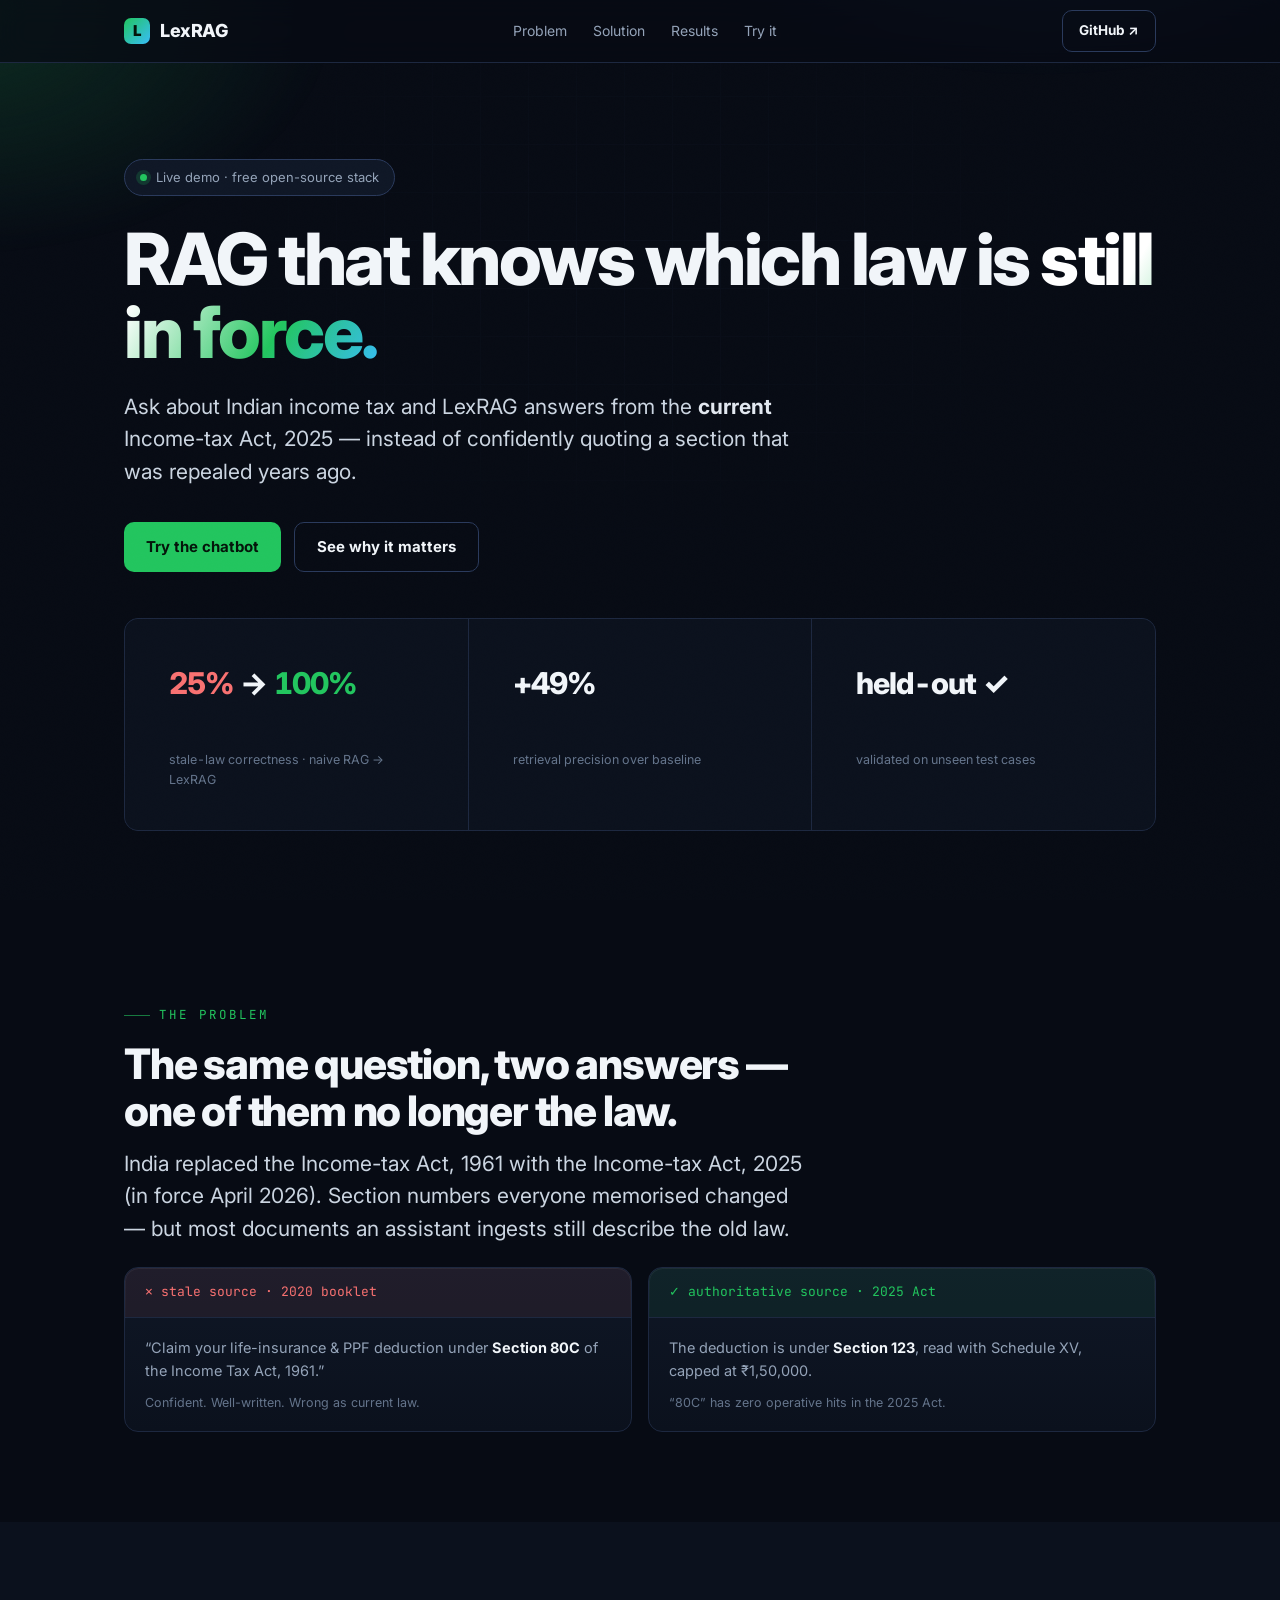
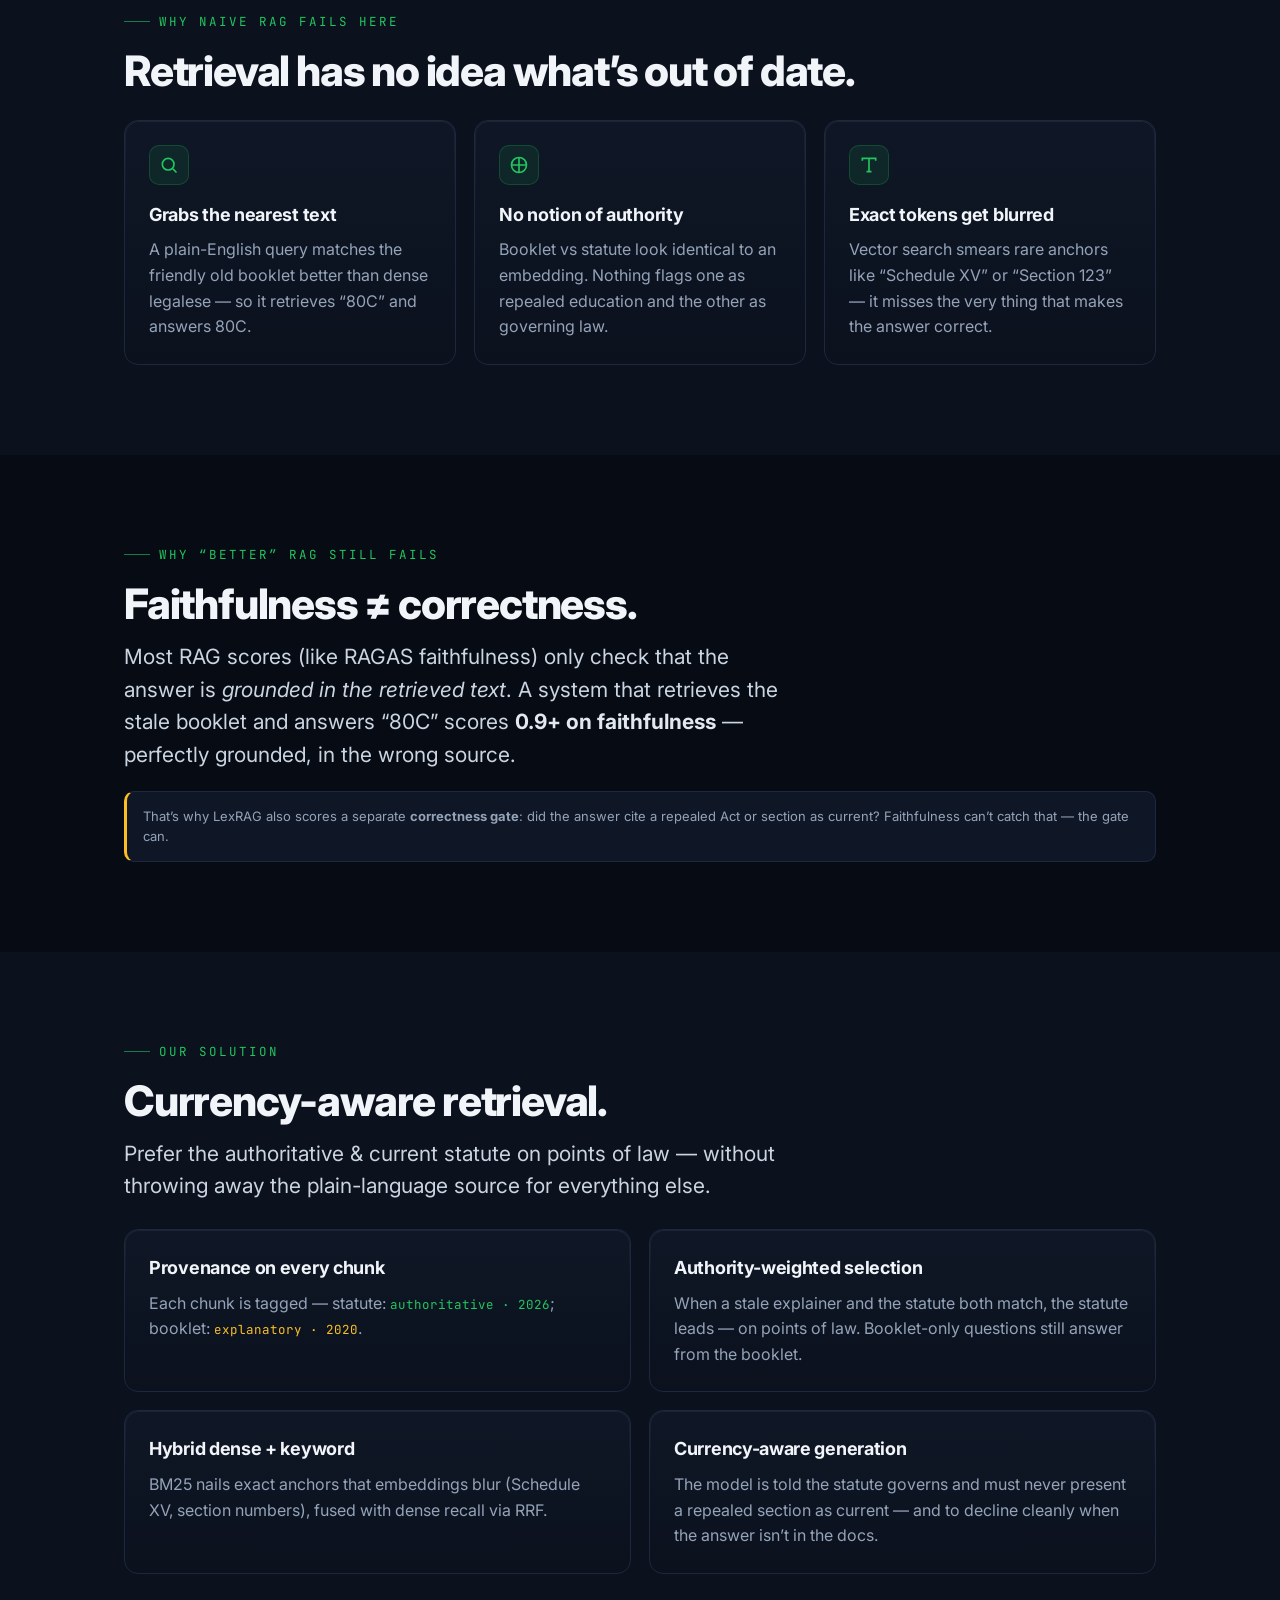
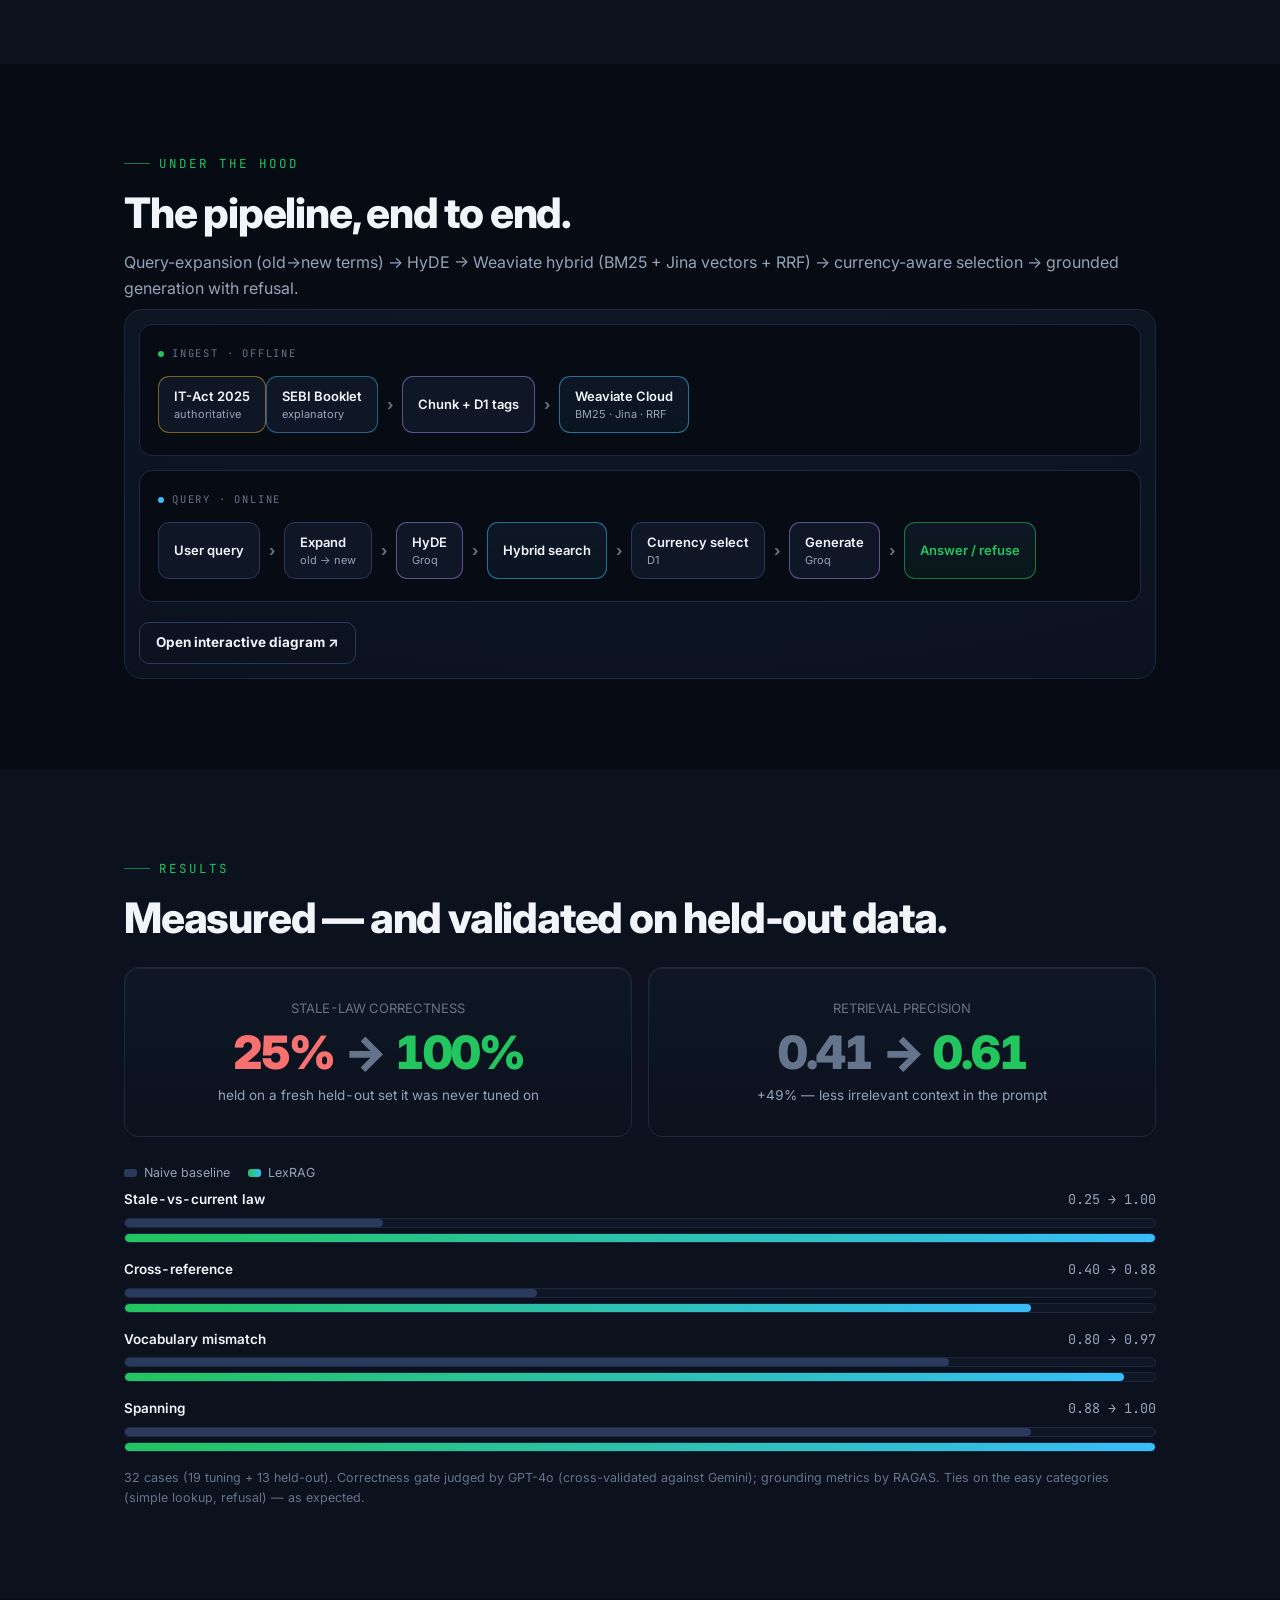
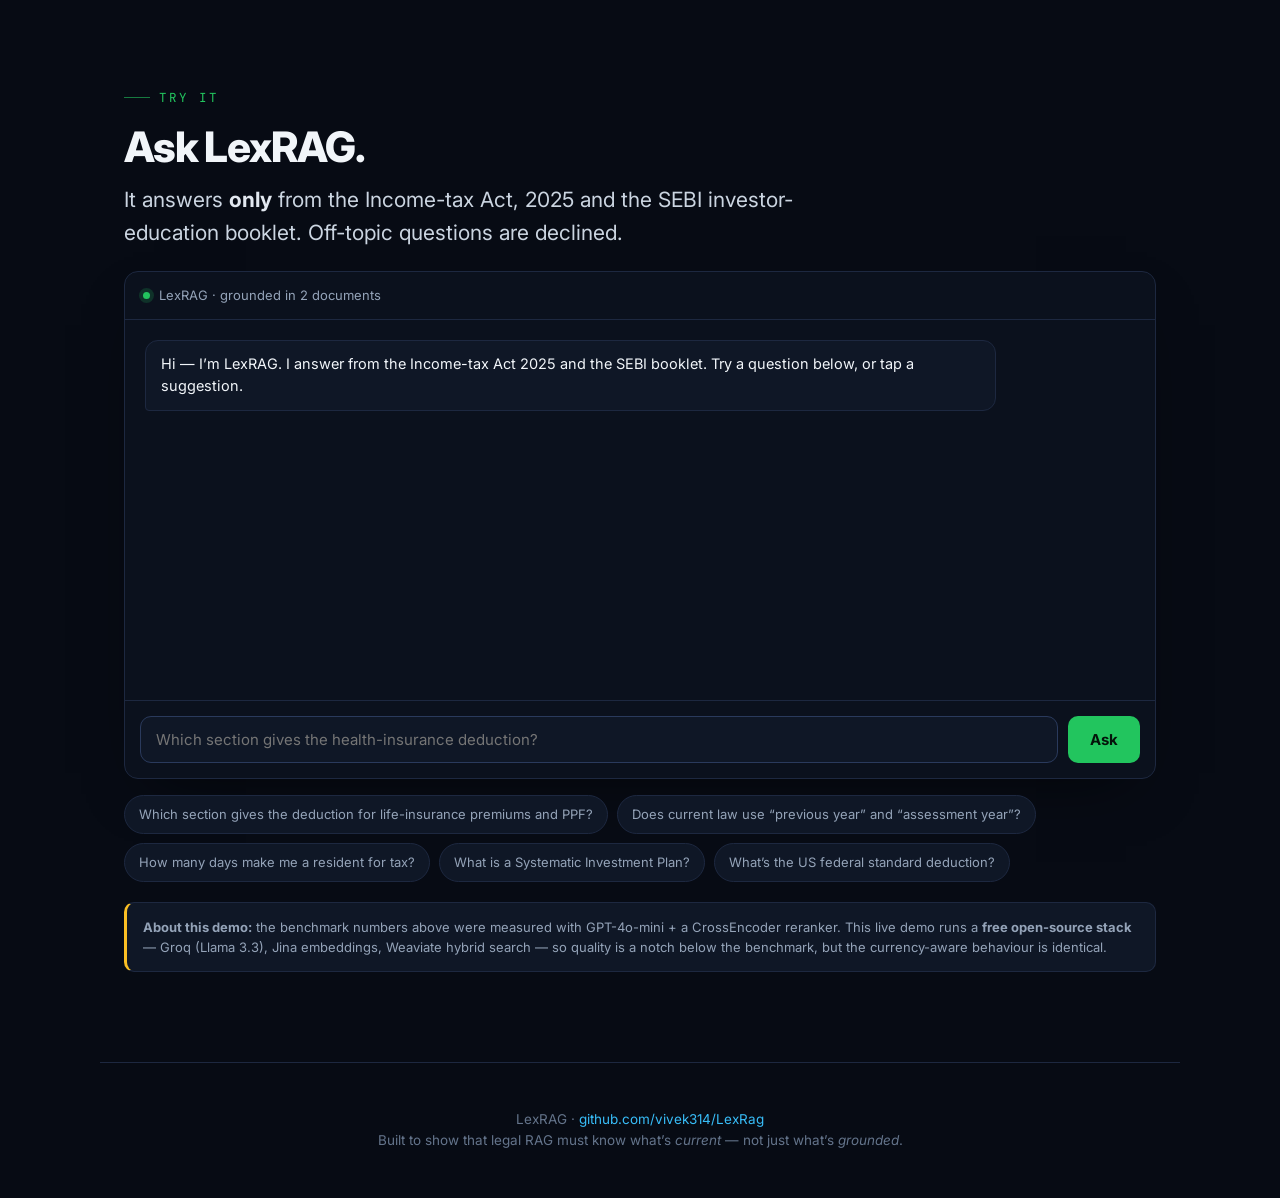
<file: web/index.html>
<!DOCTYPE html>
<html lang="en">
<head>
<meta charset="UTF-8"/>
<meta name="viewport" content="width=device-width, initial-scale=1.0"/>
<title>LexRAG — RAG that knows which law is still in force</title>
<meta name="description" content="A legal RAG that prefers current, authoritative law over stale sources. On stale-law traps, naive RAG is right 25% of the time; LexRAG, 100% — validated on held-out data."/>
<link rel="preconnect" href="https://fonts.googleapis.com"><link rel="preconnect" href="https://fonts.gstatic.com" crossorigin>
<link href="https://fonts.googleapis.com/css2?family=Inter:wght@400;500;600;700;800;900&family=JetBrains+Mono:wght@400;500&display=swap" rel="stylesheet">
<style>
:root{
  --bg:#070b14; --bg2:#0b111d; --surf:#0f1726; --surf2:#131c2e;
  --line:#1d2840; --line2:#2a3a5c;
  --txt:#f1f5f9; --mut:#94a3b8; --dim:#64748b;
  --acc:#22c55e; --acc-d:#16a34a; --cyan:#38bdf8; --red:#f87171; --amber:#fbbf24; --violet:#a78bfa;
  --r:14px; --mono:"JetBrains Mono",ui-monospace,monospace;
}
*{box-sizing:border-box;margin:0;padding:0}
html{scroll-behavior:smooth}
@media (prefers-reduced-motion:reduce){html{scroll-behavior:auto} *{animation:none!important;transition:none!important}}
body{background:var(--bg);color:var(--txt);font-family:Inter,system-ui,sans-serif;line-height:1.6;-webkit-font-smoothing:antialiased;overflow-x:hidden}
a{color:inherit;text-decoration:none}
.wrap{max-width:1080px;margin:0 auto;padding:0 24px}
section{padding:90px 0;position:relative}
.eyebrow{font-family:var(--mono);font-size:12.5px;letter-spacing:2px;text-transform:uppercase;color:var(--acc);margin-bottom:16px;display:flex;align-items:center;gap:9px}
.eyebrow::before{content:"";width:26px;height:1px;background:var(--acc);opacity:.6}
h1{font-size:clamp(40px,7vw,72px);line-height:1.02;letter-spacing:-2.5px;font-weight:800}
h2{font-size:clamp(28px,4.4vw,42px);line-height:1.1;letter-spacing:-1.2px;font-weight:800;margin-bottom:14px}
h3{font-size:18px;font-weight:700;letter-spacing:-.3px;margin-bottom:8px}
p{color:var(--mut)}
.lead{font-size:clamp(17px,2.2vw,21px);color:#cbd5e1;max-width:680px;line-height:1.55}
.tnum{font-variant-numeric:tabular-nums}
/* nav */
nav{position:sticky;top:0;z-index:100;backdrop-filter:blur(14px);background:rgba(7,11,20,.72);border-bottom:1px solid var(--line)}
.nav{display:flex;align-items:center;justify-content:space-between;height:62px}
.brand{display:flex;align-items:center;gap:10px;font-weight:800;letter-spacing:-.5px;font-size:18px}
.logo{width:26px;height:26px;border-radius:7px;background:linear-gradient(135deg,var(--acc),var(--cyan));display:grid;place-items:center;color:#04140a;font-weight:900;font-size:15px}
.nlinks{display:flex;gap:26px;font-size:14px;color:var(--mut)}
.nlinks a:hover{color:var(--txt)}
@media(max-width:720px){.nlinks{display:none}}
.btn{display:inline-flex;align-items:center;gap:8px;background:var(--acc);color:#04140a;font-weight:700;padding:12px 22px;border-radius:10px;border:0;cursor:pointer;font-size:15px;font-family:inherit;transition:transform .15s ease,box-shadow .2s ease,background .2s ease}
.btn:hover{transform:translateY(-1px);box-shadow:0 8px 26px rgba(34,197,94,.28);background:#2bd66a}
.btn:focus-visible{outline:2px solid var(--cyan);outline-offset:3px}
.btn.ghost{background:transparent;border:1px solid var(--line2);color:var(--txt)}
.btn.ghost:hover{border-color:var(--acc);box-shadow:none;background:rgba(34,197,94,.06)}
.btn.sm{padding:9px 16px;font-size:13.5px}
/* hero */
.hero{padding:96px 0 84px;overflow:hidden}
.hero::before{content:"";position:absolute;inset:-20% -10% 0;background:
  radial-gradient(620px 340px at 76% 2%,rgba(56,189,248,.20),transparent 68%),
  radial-gradient(560px 360px at 6% 18%,rgba(34,197,94,.18),transparent 66%),
  radial-gradient(480px 300px at 50% -10%,rgba(167,139,250,.12),transparent 70%);
  filter:blur(8px);pointer-events:none;animation:aurora 16s ease-in-out infinite alternate}
@keyframes aurora{0%{transform:translate(0,0) scale(1)}100%{transform:translate(-3%,3%) scale(1.06)}}
.hero::after{content:"";position:absolute;inset:0;background-image:linear-gradient(var(--line) 1px,transparent 1px),linear-gradient(90deg,var(--line) 1px,transparent 1px);background-size:48px 48px;opacity:.14;mask-image:radial-gradient(660px 440px at 50% 28%,#000,transparent 76%);pointer-events:none}
/* subtle film grain */
body::after{content:"";position:fixed;inset:0;z-index:1;pointer-events:none;opacity:.025;mix-blend-mode:overlay;background-image:url("data:image/svg+xml,%3Csvg xmlns='http://www.w3.org/2000/svg' width='120' height='120'%3E%3Cfilter id='n'%3E%3CfeTurbulence type='fractalNoise' baseFrequency='0.9' numOctaves='2'/%3E%3C/filter%3E%3Crect width='100%25' height='100%25' filter='url(%23n)'/%3E%3C/svg%3E")}
.hero .wrap{position:relative;z-index:1}
.badge{display:inline-flex;align-items:center;gap:9px;background:var(--surf);border:1px solid var(--line2);border-radius:999px;padding:7px 15px;font-size:13px;color:var(--mut);margin-bottom:26px}
.dot{width:7px;height:7px;border-radius:50%;background:var(--acc);box-shadow:0 0 0 4px rgba(34,197,94,.18)}
.grad{background:linear-gradient(120deg,#fff 30%,var(--acc) 70%,var(--cyan));-webkit-background-clip:text;background-clip:text;color:transparent}
.hero p.lead{margin-top:22px}
.cta{margin-top:34px;display:flex;gap:13px;flex-wrap:wrap}
.stripe{margin-top:46px;display:grid;grid-template-columns:repeat(3,1fr);gap:1px;background:var(--line);border:1px solid var(--line);border-radius:var(--r);overflow:hidden}
.stripe div{background:var(--bg2);padding:20px 22px}
.stripe .k{font-size:30px;font-weight:800;letter-spacing:-1px}
.stripe .l{font-size:12.5px;color:var(--dim);margin-top:3px}
@media(max-width:620px){.stripe{grid-template-columns:1fr}}
/* generic */
.grid{display:grid;gap:18px}.g2{grid-template-columns:1fr 1fr}.g3{grid-template-columns:repeat(3,1fr)}.g4{grid-template-columns:repeat(2,1fr)}
@media(max-width:820px){.g2,.g3,.g4{grid-template-columns:1fr}}
.card{background:linear-gradient(180deg,var(--surf),var(--bg2));border:1px solid var(--line);border-radius:var(--r);padding:24px;position:relative;transition:border-color .25s ease,transform .25s ease,box-shadow .25s ease}
.card::before{content:"";position:absolute;inset:0;border-radius:var(--r);padding:1px;background:linear-gradient(180deg,rgba(255,255,255,.06),transparent 40%);-webkit-mask:linear-gradient(#000 0 0) content-box,linear-gradient(#000 0 0);-webkit-mask-composite:xor;mask-composite:exclude;pointer-events:none}
.card:hover{border-color:var(--line2);transform:translateY(-3px);box-shadow:0 18px 40px -24px rgba(0,0,0,.8),0 0 0 1px rgba(34,197,94,.08)}
.ic{width:40px;height:40px;border-radius:10px;background:rgba(34,197,94,.10);border:1px solid rgba(34,197,94,.22);display:grid;place-items:center;margin-bottom:16px;color:var(--acc)}
.ic svg{width:20px;height:20px}
.divider{border:none;border-top:1px solid var(--line)}
/* compare cards */
.cmp{display:grid;grid-template-columns:1fr 1fr;gap:16px;margin-top:22px}
@media(max-width:760px){.cmp{grid-template-columns:1fr}}
.cmp .card{padding:0;overflow:hidden}
.cmp .hd{padding:14px 20px;font-family:var(--mono);font-size:13px;display:flex;align-items:center;gap:9px;border-bottom:1px solid var(--line)}
.cmp .bd{padding:18px 20px}
.bad .hd{color:var(--red);background:rgba(248,113,113,.07)}
.good .hd{color:var(--acc);background:rgba(34,197,94,.07)}
.q{color:var(--mut);font-size:14.5px}.q b{color:var(--txt)}
.tagline{font-size:12.5px;color:var(--dim);margin-top:10px}
/* diagram */
.diagram{background:radial-gradient(120% 140% at 50% 0%,var(--surf),var(--bg2));border:1px solid var(--line);border-radius:18px;padding:14px;margin-top:8px}
.flow{display:flex;flex-direction:column;gap:14px}
.band{background:var(--bg);border:1px solid var(--line);border-radius:13px;padding:20px 18px 18px;position:relative}
.bandrow{display:flex;align-items:stretch;gap:0;overflow-x:auto;padding-bottom:4px;scrollbar-width:thin;scrollbar-color:var(--line2) transparent}
.bandrow::-webkit-scrollbar{height:5px}.bandrow::-webkit-scrollbar-thumb{background:var(--line2);border-radius:3px}
.blab{font-family:var(--mono);font-size:10.5px;letter-spacing:1.8px;text-transform:uppercase;color:var(--dim);margin-bottom:14px;display:flex;align-items:center;gap:8px}
.blab .pin{width:6px;height:6px;border-radius:50%;background:var(--acc)}
.blab.q .pin{background:var(--cyan)}
.node{flex:0 0 auto;display:flex;flex-direction:column;align-items:flex-start;justify-content:center;text-align:left;background:var(--surf);border:1px solid var(--line2);border-radius:11px;padding:11px 15px;font-size:13px;font-weight:600;line-height:1.3;min-height:54px;transition:border-color .2s,transform .2s}
.node:hover{transform:translateY(-2px)}
.node small{font-weight:400;color:var(--mut);font-size:11px;margin-top:2px}
.node.src{border-color:rgba(251,191,36,.45)}.node.src2{border-color:rgba(56,189,248,.45)}
.node.proc{border-color:rgba(167,139,250,.5)}.node.store{border-color:rgba(56,189,248,.55);background:linear-gradient(180deg,var(--surf),rgba(56,189,248,.06))}
.node.out{border-color:rgba(34,197,94,.55);color:var(--acc);background:linear-gradient(180deg,var(--surf),rgba(34,197,94,.07))}
.ar{flex:0 0 auto;align-self:center;color:var(--dim);font-weight:700;padding:0 9px;font-size:15px}
/* results */
.bigstat{display:grid;grid-template-columns:1fr 1fr;gap:16px;margin-bottom:26px}
@media(max-width:760px){.bigstat{grid-template-columns:1fr}}
.bigstat .card{text-align:center;padding:30px}
.bigstat .n{font-size:46px;font-weight:900;letter-spacing:-2px;line-height:1}
.bars{display:flex;flex-direction:column;gap:16px;margin-top:6px}
.barrow .top{display:flex;justify-content:space-between;font-size:13.5px;margin-bottom:7px}
.barrow .top .cat{color:var(--txt);font-weight:600}.barrow .top .v{font-family:var(--mono);color:var(--mut)}
.track{height:10px;border-radius:6px;background:var(--surf);border:1px solid var(--line);overflow:hidden;position:relative}
.fill{height:100%;border-radius:6px}
.fill.b{background:var(--line2)}.fill.l{background:linear-gradient(90deg,var(--acc),var(--cyan))}
.legend{display:flex;gap:18px;font-size:12.5px;color:var(--mut);margin:18px 0 4px}
.legend span{display:inline-flex;align-items:center;gap:7px}
.sw{width:13px;height:8px;border-radius:3px}.sw.b{background:var(--line2)}.sw.l{background:linear-gradient(90deg,var(--acc),var(--cyan))}
.fineprint{font-size:12.5px;color:var(--dim);margin-top:16px}
/* chat */
#chat{background:var(--bg2);border:1px solid var(--line);border-radius:var(--r);overflow:hidden;margin-top:22px;box-shadow:0 24px 60px -30px rgba(0,0,0,.7)}
.chead{display:flex;align-items:center;gap:9px;padding:13px 18px;border-bottom:1px solid var(--line);font-size:13px;color:var(--mut)}
#log{height:380px;overflow-y:auto;padding:20px;display:flex;flex-direction:column;gap:13px}
.msg{max-width:86%;padding:12px 15px;border-radius:13px;font-size:14.5px;white-space:pre-wrap;line-height:1.55;animation:rise .25s ease}
@keyframes rise{from{opacity:0;transform:translateY(6px)}to{opacity:1;transform:none}}
.me{align-self:flex-end;background:var(--acc);color:#04140a;font-weight:500;border-bottom-right-radius:4px}
.bot{align-self:flex-start;background:var(--surf);border:1px solid var(--line);border-bottom-left-radius:4px}
.bot .src{margin-top:9px;font-size:11.5px;color:var(--dim);border-top:1px solid var(--line);padding-top:8px;font-family:var(--mono)}
.typing span{display:inline-block;width:6px;height:6px;border-radius:50%;background:var(--mut);margin-right:3px;animation:blink 1.2s infinite}
.typing span:nth-child(2){animation-delay:.2s}.typing span:nth-child(3){animation-delay:.4s}
@keyframes blink{0%,60%,100%{opacity:.3}30%{opacity:1}}
.crow{display:flex;gap:10px;padding:15px;border-top:1px solid var(--line)}
#q{flex:1;background:var(--surf);border:1px solid var(--line2);color:var(--txt);border-radius:11px;padding:13px 15px;font-size:15px;font-family:inherit}
#q:focus{outline:none;border-color:var(--acc)}
.chips{display:flex;gap:9px;flex-wrap:wrap;margin-top:16px}
.chip{background:var(--surf);border:1px solid var(--line);color:var(--mut);border-radius:999px;padding:8px 14px;font-size:13px;cursor:pointer;transition:.15s}
.chip:hover{border-color:var(--acc);color:var(--txt)}
.note{font-size:13px;color:var(--mut);background:var(--surf);border:1px solid var(--line);border-left:3px solid var(--amber);border-radius:10px;padding:14px 16px;margin-top:20px;line-height:1.55}
.foot{padding:46px 0;border-top:1px solid var(--line);color:var(--dim);font-size:13.5px;text-align:center}
/* reveal */
.rv{opacity:0;transform:translateY(20px);transition:opacity .6s ease,transform .6s ease}
.rv.in{opacity:1;transform:none}
</style>
</head>
<body>

<nav><div class="wrap nav">
  <div class="brand"><span class="logo">L</span> LexRAG</div>
  <div class="nlinks"><a href="#problem">Problem</a><a href="#solution">Solution</a><a href="#results">Results</a><a href="#try">Try it</a></div>
  <a class="btn ghost sm" href="https://github.com/vivek314/LexRag" target="_blank" rel="noopener">GitHub ↗</a>
</div></nav>

<header class="hero"><div class="wrap">
  <div class="badge"><span class="dot"></span> Live demo · free open-source stack</div>
  <h1>RAG that knows which law is <span class="grad">still in force.</span></h1>
  <p class="lead">Ask about Indian income tax and LexRAG answers from the <b style="color:#e2e8f0">current</b> Income-tax Act, 2025 — instead of confidently quoting a section that was repealed years ago.</p>
  <div class="cta">
    <a class="btn" href="#try">Try the chatbot</a>
    <a class="btn ghost" href="#problem">See why it matters</a>
  </div>
  <div class="stripe tnum">
    <div><div class="k"><span style="color:var(--red)">25%</span> → <span style="color:var(--acc)">100%</span></div><div class="l">stale-law correctness · naive RAG → LexRAG</div></div>
    <div><div class="k">+49%</div><div class="l">retrieval precision over baseline</div></div>
    <div><div class="k">held-out ✓</div><div class="l">validated on unseen test cases</div></div>
  </div>
</div></header>

<section id="problem"><div class="wrap rv">
  <div class="eyebrow">The problem</div>
  <h2>The same question, two answers —<br/>one of them no longer the law.</h2>
  <p class="lead">India replaced the Income-tax Act, 1961 with the Income-tax Act, 2025 (in force April 2026). Section numbers everyone memorised changed — but most documents an assistant ingests still describe the old law.</p>
  <div class="cmp">
    <div class="card bad"><div class="hd">✕ stale source · 2020 booklet</div><div class="bd"><p class="q">“Claim your life-insurance &amp; PPF deduction under <b>Section 80C</b> of the Income Tax Act, 1961.”</p><p class="tagline">Confident. Well-written. Wrong as current law.</p></div></div>
    <div class="card good"><div class="hd">✓ authoritative source · 2025 Act</div><div class="bd"><p class="q">The deduction is under <b>Section 123</b>, read with Schedule XV, capped at ₹1,50,000.</p><p class="tagline">“80C” has zero operative hits in the 2025 Act.</p></div></div>
  </div>
</div></section>

<section id="why" style="background:var(--bg2)"><div class="wrap rv">
  <div class="eyebrow">Why naive RAG fails here</div>
  <h2>Retrieval has no idea what’s out of date.</h2>
  <div class="grid g3" style="margin-top:26px">
    <div class="card"><div class="ic"><svg viewBox="0 0 24 24" fill="none" stroke="currentColor" stroke-width="2"><circle cx="11" cy="11" r="7"/><path d="m21 21-4.3-4.3"/></svg></div><h3>Grabs the nearest text</h3><p>A plain-English query matches the friendly old booklet better than dense legalese — so it retrieves “80C” and answers 80C.</p></div>
    <div class="card"><div class="ic"><svg viewBox="0 0 24 24" fill="none" stroke="currentColor" stroke-width="2"><path d="M12 3v18M3 12h18"/><circle cx="12" cy="12" r="9"/></svg></div><h3>No notion of authority</h3><p>Booklet vs statute look identical to an embedding. Nothing flags one as repealed education and the other as governing law.</p></div>
    <div class="card"><div class="ic"><svg viewBox="0 0 24 24" fill="none" stroke="currentColor" stroke-width="2"><path d="M4 7V4h16v3M9 20h6M12 4v16"/></svg></div><h3>Exact tokens get blurred</h3><p>Vector search smears rare anchors like “Schedule XV” or “Section 123” — it misses the very thing that makes the answer correct.</p></div>
  </div>
</div></section>

<section><div class="wrap rv">
  <div class="eyebrow">Why “better” RAG still fails</div>
  <h2>Faithfulness ≠ correctness.</h2>
  <p class="lead">Most RAG scores (like RAGAS faithfulness) only check that the answer is <i>grounded in the retrieved text</i>. A system that retrieves the stale booklet and answers “80C” scores <b style="color:#e2e8f0">0.9+ on faithfulness</b> — perfectly grounded, in the wrong source.</p>
  <div class="note">That’s why LexRAG also scores a separate <b>correctness gate</b>: did the answer cite a repealed Act or section as current? Faithfulness can’t catch that — the gate can.</div>
</div></section>

<section id="solution" style="background:var(--bg2)"><div class="wrap rv">
  <div class="eyebrow">Our solution</div>
  <h2>Currency-aware retrieval.</h2>
  <p class="lead">Prefer the authoritative &amp; current statute on points of law — without throwing away the plain-language source for everything else.</p>
  <div class="grid g4" style="margin-top:26px">
    <div class="card"><h3>Provenance on every chunk</h3><p>Each chunk is tagged — statute: <code style="font-family:var(--mono);color:var(--acc);font-size:12.5px">authoritative · 2026</code>; booklet: <code style="font-family:var(--mono);color:var(--amber);font-size:12.5px">explanatory · 2020</code>.</p></div>
    <div class="card"><h3>Authority-weighted selection</h3><p>When a stale explainer and the statute both match, the statute leads — on points of law. Booklet-only questions still answer from the booklet.</p></div>
    <div class="card"><h3>Hybrid dense + keyword</h3><p>BM25 nails exact anchors that embeddings blur (Schedule XV, section numbers), fused with dense recall via RRF.</p></div>
    <div class="card"><h3>Currency-aware generation</h3><p>The model is told the statute governs and must never present a repealed section as current — and to decline cleanly when the answer isn’t in the docs.</p></div>
  </div>
</div></section>

<section id="pipeline"><div class="wrap rv">
  <div class="eyebrow">Under the hood</div>
  <h2>The pipeline, end to end.</h2>
  <p>Query-expansion (old→new terms) → HyDE → Weaviate hybrid (BM25 + Jina vectors + RRF) → currency-aware selection → grounded generation with refusal.</p>
  <div class="diagram">
    <div class="flow">
      <div class="band">
        <div class="blab"><span class="pin"></span> Ingest · offline</div>
        <div class="bandrow">
          <span class="node src">IT-Act 2025<small>authoritative</small></span>
          <span class="node src2">SEBI Booklet<small>explanatory</small></span>
          <span class="ar">›</span><span class="node proc">Chunk + D1 tags</span>
          <span class="ar">›</span><span class="node store">Weaviate Cloud<small>BM25 · Jina · RRF</small></span>
        </div>
      </div>
      <div class="band">
        <div class="blab q"><span class="pin"></span> Query · online</div>
        <div class="bandrow">
          <span class="node">User query</span><span class="ar">›</span>
          <span class="node">Expand<small>old → new</small></span><span class="ar">›</span>
          <span class="node proc">HyDE<small>Groq</small></span><span class="ar">›</span>
          <span class="node store">Hybrid search</span><span class="ar">›</span>
          <span class="node">Currency select<small>D1</small></span><span class="ar">›</span>
          <span class="node proc">Generate<small>Groq</small></span><span class="ar">›</span>
          <span class="node out">Answer / refuse</span>
        </div>
      </div>
    </div>
    <a class="btn ghost sm" style="margin-top:20px" href="https://excalidraw.com/#json=MVhG4HXtVG_qJrQGdV0QC,hmReX3hj0B3WTozO09ZF8w" target="_blank" rel="noopener">Open interactive diagram ↗</a>
  </div>
</div></section>

<section id="results" style="background:var(--bg2)"><div class="wrap rv">
  <div class="eyebrow">Results</div>
  <h2>Measured — and validated on held-out data.</h2>
  <div class="bigstat tnum" style="margin-top:26px">
    <div class="card"><p style="color:var(--dim);font-size:13px;margin-bottom:10px">STALE-LAW CORRECTNESS</p><div class="n"><span style="color:var(--red)">25%</span> <span style="color:var(--dim)">→</span> <span style="color:var(--acc)">100%</span></div><p style="margin-top:10px;font-size:13.5px">held on a fresh held-out set it was never tuned on</p></div>
    <div class="card"><p style="color:var(--dim);font-size:13px;margin-bottom:10px">RETRIEVAL PRECISION</p><div class="n"><span style="color:var(--dim)">0.41</span> <span style="color:var(--dim)">→</span> <span style="color:var(--acc)">0.61</span></div><p style="margin-top:10px;font-size:13.5px">+49% — less irrelevant context in the prompt</p></div>
  </div>
  <div class="legend"><span><span class="sw b"></span> Naive baseline</span><span><span class="sw l"></span> LexRAG</span></div>
  <div class="bars tnum" id="bars"></div>
  <p class="fineprint">32 cases (19 tuning + 13 held-out). Correctness gate judged by GPT-4o (cross-validated against Gemini); grounding metrics by RAGAS. Ties on the easy categories (simple lookup, refusal) — as expected.</p>
</div></section>

<section id="try"><div class="wrap rv">
  <div class="eyebrow">Try it</div>
  <h2>Ask LexRAG.</h2>
  <p class="lead">It answers <b style="color:#e2e8f0">only</b> from the Income-tax Act, 2025 and the SEBI investor-education booklet. Off-topic questions are declined.</p>
  <div id="chat">
    <div class="chead"><span class="dot"></span> LexRAG · grounded in 2 documents</div>
    <div id="log"></div>
    <div class="crow"><input id="q" placeholder="Which section gives the health-insurance deduction?" autocomplete="off"/><button class="btn" id="send">Ask</button></div>
  </div>
  <div class="chips" id="chips"></div>
  <div class="note"><b>About this demo:</b> the benchmark numbers above were measured with GPT-4o-mini + a CrossEncoder reranker. This live demo runs a <b>free open-source stack</b> — Groq (Llama 3.3), Jina embeddings, Weaviate hybrid search — so quality is a notch below the benchmark, but the currency-aware behaviour is identical.</div>
</div></section>

<div class="foot wrap">LexRAG · <a style="color:var(--cyan)" href="https://github.com/vivek314/LexRag" target="_blank" rel="noopener">github.com/vivek314/LexRag</a><br/><span style="color:var(--dim)">Built to show that legal RAG must know what’s <i>current</i> — not just what’s <i>grounded</i>.</span></div>

<script>
// results bars
const BARS=[["Stale-vs-current law",0.25,1.00],["Cross-reference",0.40,0.88],["Vocabulary mismatch",0.80,0.97],["Spanning",0.88,1.00]];
document.getElementById('bars').innerHTML=BARS.map(([c,b,l])=>`
<div class="barrow"><div class="top"><span class="cat">${c}</span><span class="v">${b.toFixed(2)} → ${l.toFixed(2)}</span></div>
<div class="track"><div class="fill b" data-w="${b*100}" style="width:0"></div></div>
<div class="track" style="margin-top:5px"><div class="fill l" data-w="${l*100}" style="width:0"></div></div></div>`).join('');
// chips
const CHIPS=["Which section gives the deduction for life-insurance premiums and PPF?","Does current law use “previous year” and “assessment year”?","How many days make me a resident for tax?","What is a Systematic Investment Plan?","What’s the US federal standard deduction?"];
document.getElementById('chips').innerHTML=CHIPS.map(c=>`<span class="chip">${c}</span>`).join('');
// reveal + bar animation
const io=new IntersectionObserver((es)=>es.forEach(e=>{if(e.isIntersecting){e.target.classList.add('in');
  e.target.querySelectorAll&&e.target.querySelectorAll('.fill').forEach(f=>{f.style.transition='width 1s cubic-bezier(.2,.8,.2,1)';requestAnimationFrame(()=>f.style.width=f.dataset.w+'%')});io.unobserve(e.target)}}),{threshold:.15});
document.querySelectorAll('.rv').forEach(el=>io.observe(el));
// chat
const log=document.getElementById('log'),q=document.getElementById('q'),send=document.getElementById('send');
function bubble(cls,html){const d=document.createElement('div');d.className='msg '+cls;d.innerHTML=html;log.appendChild(d);log.scrollTop=log.scrollHeight;return d;}
function esc(s){return (s||'').replace(/[&<>]/g,m=>({'&':'&amp;','<':'&lt;','>':'&gt;'}[m]));}
async function ask(text){text=text.trim();if(!text)return;
  bubble('me',esc(text));q.value='';send.disabled=true;
  const t=bubble('bot','<span class="typing"><span></span><span></span><span></span></span>');
  try{const r=await fetch('/api/ask',{method:'POST',headers:{'Content-Type':'application/json'},body:JSON.stringify({query:text})});
    const j=await r.json();let h=esc(j.answer||'(no answer)');
    if(j.sources&&j.sources.length&&!j.refused){h+='<div class="src">'+j.sources.map(x=>esc(x.doc_id)+(x.section_id?(' §'+esc(x.section_id)):'')+(x.page?(' · p'+x.page):'')).join(' &nbsp;·&nbsp; ')+'</div>';}
    t.innerHTML=h;
  }catch(e){t.innerHTML='Error reaching the model. Please try again.';}
  send.disabled=false;q.focus();}
send.onclick=()=>ask(q.value);
q.addEventListener('keydown',e=>{if(e.key==='Enter')ask(q.value)});
document.getElementById('chips').addEventListener('click',e=>{if(e.target.classList.contains('chip'))ask(e.target.textContent)});
bubble('bot','Hi — I’m LexRAG. I answer from the Income-tax Act 2025 and the SEBI booklet. Try a question below, or tap a suggestion.');
</script>
</body>
</html>
</file>
